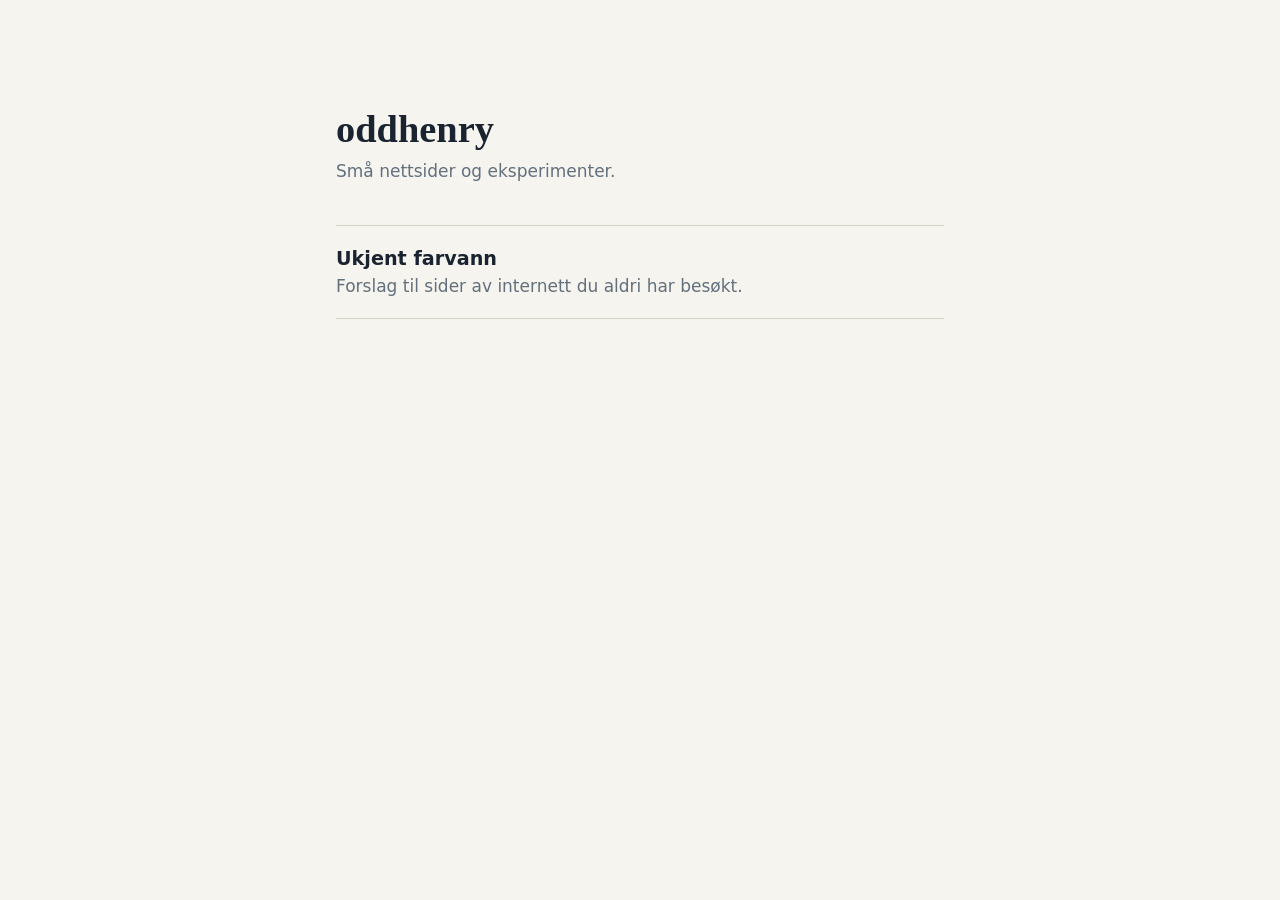
<file: index.html>
<!doctype html>
<html lang="nb">
<head>
<meta charset="utf-8">
<meta name="viewport" content="width=device-width, initial-scale=1">
<title>oddhenry</title>
<meta name="description" content="Små nettsider og eksperimenter.">
<meta name="color-scheme" content="light dark">
<style>
  :root { --bg: #f6f4ee; --ink: #1a2330; --muted: #62707d; --line: #d6d1c3; --accent: #c8452b; }
  @media (prefers-color-scheme: dark) {
    :root { --bg: #10161d; --ink: #e9e5da; --muted: #93a1ac; --line: #2b3742; --accent: #ff8062; }
  }
  * { box-sizing: border-box; }
  body {
    margin: 0; background: var(--bg); color: var(--ink);
    font: 17px/1.55 system-ui, -apple-system, "Segoe UI", Roboto, sans-serif;
  }
  main { max-width: 640px; margin: 0 auto; padding: clamp(40px, 12vh, 120px) 16px 80px; }
  h1 { font: 600 2.4rem/1.1 "Iowan Old Style", "Palatino Linotype", Palatino, Georgia, serif; margin: 0 0 8px; }
  .lede { color: var(--muted); margin: 0 0 40px; }
  ul { list-style: none; margin: 0; padding: 0; border-top: 1px solid var(--line); }
  li a {
    display: block; padding: 18px 0; border-bottom: 1px solid var(--line);
    color: inherit; text-decoration: none;
  }
  li strong { display: block; font-size: 1.2rem; }
  li span { color: var(--muted); }
  li a:hover strong, li a:focus-visible strong { color: var(--accent); }
  li a:focus-visible { outline: 2px solid var(--accent); outline-offset: 4px; }
</style>
</head>
<body>
<main>
  <h1>oddhenry</h1>
  <p class="lede">Små nettsider og eksperimenter.</p>

  <!-- Ny nettside? Legg den i en egen mappe og kopier et <li> her. Se README.md. -->
  <ul>
    <li><a href="ukjent-farvann/">
      <strong>Ukjent farvann</strong>
      <span>Forslag til sider av internett du aldri har besøkt.</span>
    </a></li>
  </ul>
</main>
</body>
</html>
</file>
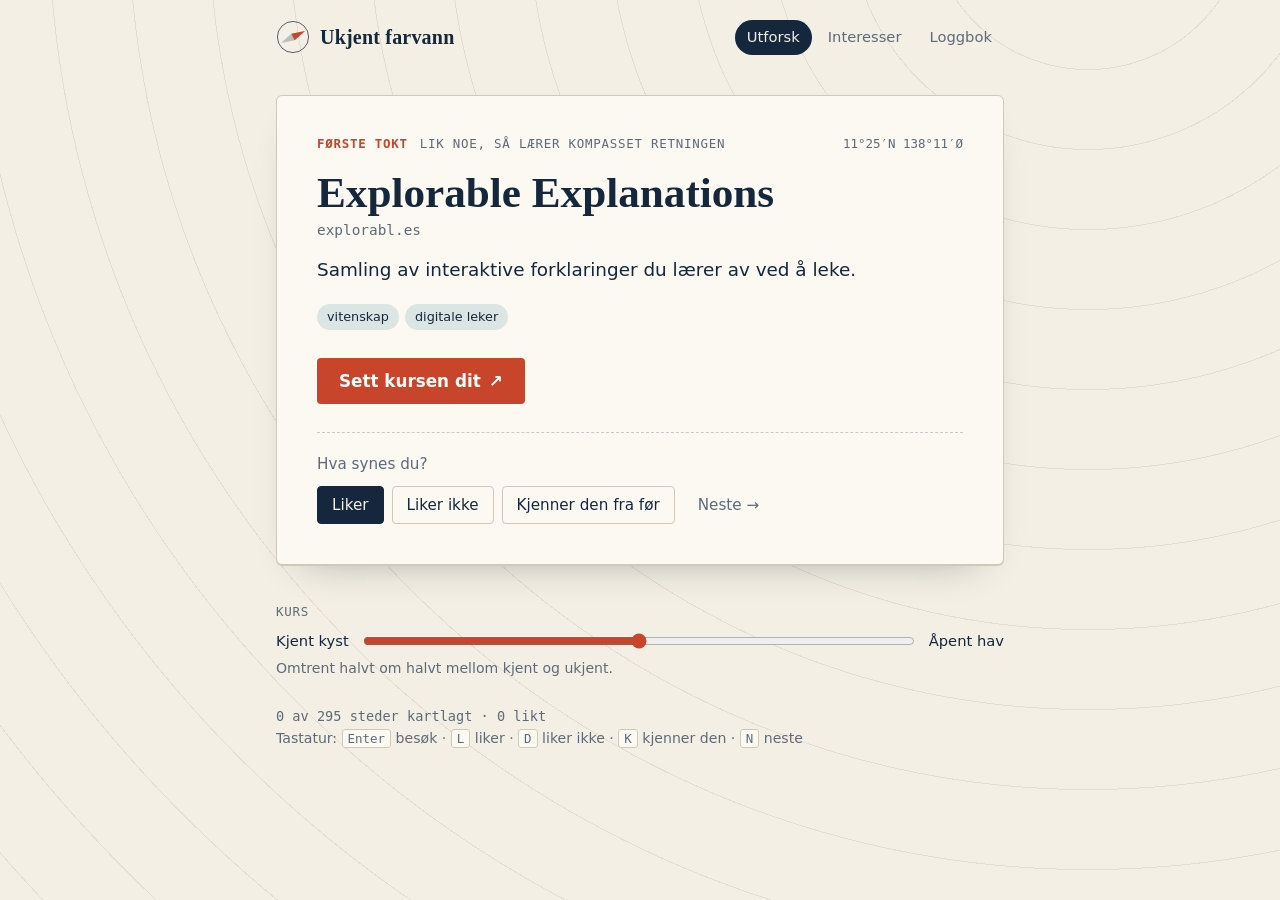
<file: ukjent-farvann/index.html>
<!doctype html>
<html lang="nb">
<head>
<meta charset="utf-8">
<meta name="viewport" content="width=device-width, initial-scale=1">
<title>Ukjent farvann</title>
<meta name="description" content="Forslag til sider av internett du aldri har besøkt.">
<meta name="color-scheme" content="light dark">
<link rel="icon" href="data:image/svg+xml,%3Csvg xmlns='http://www.w3.org/2000/svg' viewBox='0 0 32 32'%3E%3Ccircle cx='16' cy='16' r='15' fill='%2314273d'/%3E%3Cpath d='M16 4l3.5 12L16 28l-3.5-12z' fill='%23f3efe4'/%3E%3Cpath d='M16 4l3.5 12h-7z' fill='%23e2553a'/%3E%3C/svg%3E">
<link rel="stylesheet" href="style.css">
</head>
<body>
<header class="top">
  <a class="brand" href="#utforsk">
    <svg class="rose" id="rose" viewBox="0 0 48 48" aria-hidden="true">
      <circle cx="24" cy="24" r="22" fill="none" stroke="currentColor" stroke-width="1"/>
      <g id="needle">
        <path d="M24 5l5 19-5 19-5-19z" fill="currentColor" opacity=".25"/>
        <path d="M24 5l5 19H19z" class="north"/>
      </g>
    </svg>
    <span>Ukjent farvann</span>
  </a>
  <nav aria-label="Hovedmeny">
    <a href="#utforsk" data-view="utforsk">Utforsk</a>
    <a href="#interesser" data-view="interesser">Interesser</a>
    <a href="#loggbok" data-view="loggbok">Loggbok</a>
  </nav>
</header>

<main>
  <!-- UTFORSK -->
  <section id="view-utforsk" class="view">
    <article class="card" id="card" aria-live="polite"></article>

    <div class="course">
      <label for="course">Kurs</label>
      <div class="course-row">
        <span>Kjent kyst</span>
        <input type="range" id="course" min="0" max="4" step="1">
        <span>Åpent hav</span>
      </div>
      <p id="course-text" class="hint"></p>
    </div>

    <p class="progress" id="progress"></p>
    <p class="keys hint">Tastatur: <kbd>Enter</kbd> besøk · <kbd>L</kbd> liker · <kbd>D</kbd> liker ikke · <kbd>K</kbd> kjenner den · <kbd>N</kbd> neste</p>
  </section>

  <!-- INTERESSER -->
  <section id="view-interesser" class="view" hidden>
    <h1>Interesser</h1>
    <p class="lede">Dette har siden lært om deg så langt. Hver gang du liker eller misliker et sted, justeres temaene det hører til. Du kan også skru på dem selv.</p>
    <ul class="tags-list" id="tags-list"></ul>
  </section>

  <!-- LOGGBOK -->
  <section id="view-loggbok" class="view" hidden>
    <h1>Loggbok</h1>
    <p class="lede" id="log-summary"></p>

    <figure class="chart">
      <svg id="chart" viewBox="0 0 1000 640" role="img" aria-label="Sjøkart over alle nettstedene i katalogen"></svg>
      <figcaption>
        <span><i class="dot liked"></i> likt</span>
        <span><i class="dot known"></i> besøkt eller kjent</span>
        <span><i class="dot disliked"></i> mislikt</span>
        <span><i class="dot blank"></i> uutforsket</span>
      </figcaption>
    </figure>

    <div id="log-lists"></div>

    <h2>Dataene dine</h2>
    <p class="hint">Alt lagres bare i denne nettleseren. Eksporter en fil hvis du vil ta loggboken med til en annen maskin.</p>
    <div class="data-actions">
      <button type="button" id="export">Eksporter</button>
      <button type="button" id="import">Importer</button>
      <button type="button" id="reset" class="danger">Slett alt og start på nytt</button>
      <input type="file" id="import-file" accept="application/json" hidden>
    </div>
  </section>
</main>

<script src="sites.js"></script>
<script src="app.js"></script>
</body>
</html>
</file>
<file: ukjent-farvann/style.css>
:root {
  --paper: #f3efe4;
  --panel: #fbf9f2;
  --ink: #14273d;
  --muted: #5d6b78;
  --line: #cfc9b8;
  --sea: #dbe6e4;
  --accent: #c8452b;
  --accent-ink: #fff;
  --serif: "Iowan Old Style", "Palatino Linotype", Palatino, "Book Antiqua", Georgia, serif;
  --sans: system-ui, -apple-system, "Segoe UI", Roboto, sans-serif;
  --mono: ui-monospace, "SF Mono", Menlo, Consolas, monospace;
}
@media (prefers-color-scheme: dark) {
  :root {
    --paper: #0c1826;
    --panel: #12222f;
    --ink: #ebe5d5;
    --muted: #93a1ac;
    --line: #2a3d4e;
    --sea: #173040;
    --accent: #ff8062;
    --accent-ink: #1a0d08;
  }
}

* { box-sizing: border-box; }
html { -webkit-text-size-adjust: 100%; }
body {
  margin: 0;
  background: var(--paper);
  /* svake dybdekurver, som på et sjøkart */
  background-image: repeating-radial-gradient(circle at 85% -10%, transparent 0 79px, color-mix(in srgb, var(--line) 45%, transparent) 79px 80px);
  background-attachment: fixed;
  color: var(--ink);
  font: 17px/1.55 var(--sans);
  min-height: 100vh;
}
a { color: inherit; }
[hidden] { display: none !important; }

.top {
  display: flex; flex-wrap: wrap; align-items: center; justify-content: space-between;
  gap: 8px 24px;
  max-width: 760px; margin: 0 auto; padding: 20px 16px 8px;
}
.brand {
  display: flex; align-items: center; gap: 10px;
  font: 600 1.25rem var(--serif); letter-spacing: .01em; text-decoration: none;
}
.rose { width: 34px; height: 34px; }
.rose .north { fill: var(--accent); }
#needle { transform-origin: 24px 24px; transition: transform .9s cubic-bezier(.3, 1.6, .5, 1); }
nav { display: flex; gap: 4px; }
nav a {
  padding: 6px 12px; border-radius: 999px; text-decoration: none;
  font-size: .92rem; color: var(--muted);
}
nav a:hover { color: var(--ink); }
nav a[aria-current="page"] { background: var(--ink); color: var(--paper); }

main { max-width: 760px; margin: 0 auto; padding: 16px 16px 80px; }
h1 { font: 600 2rem/1.15 var(--serif); margin: 24px 0 8px; }
h2 { font: 600 1.25rem var(--serif); margin: 40px 0 8px; }
.lede { color: var(--muted); max-width: 60ch; margin: 0 0 24px; }
.hint { color: var(--muted); font-size: .88rem; }

/* ── Kortet */
.card {
  background: var(--panel);
  border: 1px solid var(--line);
  border-radius: 6px;
  padding: clamp(20px, 5vw, 40px);
  margin-top: 16px;
  position: relative;
  box-shadow: 0 1px 0 var(--line), 0 18px 40px -28px rgba(10, 25, 40, .45);
}
.card.enter { animation: enter .45s ease-out; }
@keyframes enter { from { opacity: 0; transform: translateY(10px); } }
@media (prefers-reduced-motion: reduce) {
  .card.enter { animation: none; }
  #needle { transition: none; }
}
.eyebrow {
  display: flex; flex-wrap: wrap; gap: 4px 12px; align-items: baseline;
  font: .78rem var(--mono); letter-spacing: .06em; text-transform: uppercase;
  color: var(--muted); margin: 0 0 18px;
}
.eyebrow b { color: var(--accent); font-weight: 600; }
.eyebrow .pos { margin-left: auto; text-transform: none; letter-spacing: 0; }
.card h2 {
  font: 600 clamp(1.8rem, 6vw, 2.7rem)/1.1 var(--serif);
  margin: 0 0 6px; text-wrap: balance; overflow-wrap: anywhere;
}
.domain { font: .9rem var(--mono); color: var(--muted); margin: 0 0 18px; overflow-wrap: anywhere; }
.desc { font-size: 1.15rem; line-height: 1.5; margin: 0 0 20px; max-width: 52ch; }
.chips { display: flex; flex-wrap: wrap; gap: 6px; margin: 0 0 28px; padding: 0; list-style: none; }
.chips li {
  font-size: .8rem; padding: 3px 10px; border-radius: 999px;
  background: var(--sea); color: var(--ink);
}
.go {
  display: inline-flex; align-items: center; gap: 8px;
  background: var(--accent); color: var(--accent-ink);
  font: 600 1.05rem var(--sans); text-decoration: none;
  padding: 13px 22px; border-radius: 4px; border: 0;
}
.go:hover { filter: brightness(1.08); }
.verdict { margin: 28px 0 0; padding-top: 20px; border-top: 1px dashed var(--line); }
.verdict p { margin: 0 0 10px; font-size: .95rem; color: var(--muted); }
.verdict p.back { color: var(--ink); font-weight: 600; }
.actions { display: flex; flex-wrap: wrap; gap: 8px; }

button {
  font: 500 .95rem var(--sans); color: var(--ink);
  background: transparent; border: 1px solid var(--line); border-radius: 4px;
  padding: 9px 14px; cursor: pointer;
}
button:hover { border-color: var(--ink); }
button.like { background: var(--ink); color: var(--paper); border-color: var(--ink); }
button.quiet { border-color: transparent; color: var(--muted); }
button.quiet:hover { color: var(--ink); border-color: var(--line); }
button.danger { color: var(--accent); }
:focus-visible { outline: 2px solid var(--accent); outline-offset: 2px; }

.empty h2 { font-size: 1.8rem; }

/* ── Kurs */
.course { margin: 32px 0 0; }
.course label { font: .78rem var(--mono); letter-spacing: .06em; text-transform: uppercase; color: var(--muted); }
.course-row { display: flex; align-items: center; gap: 12px; margin-top: 6px; font-size: .92rem; }
.course-row span { white-space: nowrap; }
.course-row input { flex: 1; min-width: 0; accent-color: var(--accent); }
.course .hint { margin: 6px 0 0; }
.progress { margin: 28px 0 4px; font: .85rem var(--mono); color: var(--muted); }
.keys { margin: 0; }
kbd {
  font: .78rem var(--mono); padding: 1px 5px; border: 1px solid var(--line);
  border-radius: 3px; background: var(--panel);
}
@media (hover: none) { .keys { display: none; } }

/* ── Interesser */
.tags-list { list-style: none; margin: 0; padding: 0; }
.tags-list li {
  display: grid; grid-template-columns: minmax(0, 11rem) minmax(60px, 1fr) auto;
  gap: 4px 14px; align-items: center;
  padding: 10px 0; border-bottom: 1px solid var(--line);
}
.tags-list .name { font-weight: 600; }
.tags-list .count { display: block; font-weight: 400; font-size: .8rem; color: var(--muted); }
.meter { position: relative; height: 8px; background: var(--sea); border-radius: 4px; }
.meter::after { content: ""; position: absolute; left: 50%; top: -3px; bottom: -3px; width: 1px; background: var(--muted); }
.meter i { position: absolute; top: 0; bottom: 0; border-radius: 4px; }
.meter i.pos { left: 50%; background: var(--ink); }
.meter i.neg { right: 50%; background: var(--accent); }
.adjust { display: flex; gap: 4px; }
.adjust button { padding: 4px 10px; font-size: .85rem; }
@media (max-width: 520px) {
  .tags-list li { grid-template-columns: 1fr auto; }
  .tags-list .meter { grid-column: 1 / -1; order: 3; }
}

/* ── Loggbok */
.chart { margin: 0 0 8px; }
.chart svg {
  width: 100%; height: auto; display: block;
  background: var(--sea); border: 1px solid var(--line); border-radius: 6px;
}
.chart text { font: 15px var(--serif); font-style: italic; fill: var(--muted); text-anchor: middle; }
.chart circle { stroke: var(--ink); stroke-width: 1; fill: none; opacity: .3; }
.chart circle.liked { fill: var(--accent); stroke: var(--accent); opacity: 1; }
.chart circle.known { fill: var(--ink); opacity: 1; }
.chart circle.disliked { opacity: .9; stroke-dasharray: 2 2; }
.chart figcaption, .chart + * { font-size: .85rem; }
.chart figcaption { display: flex; flex-wrap: wrap; gap: 6px 18px; color: var(--muted); margin-top: 8px; }
.dot { display: inline-block; width: 10px; height: 10px; border-radius: 50%; border: 1px solid var(--ink); vertical-align: -1px; }
.dot.liked { background: var(--accent); border-color: var(--accent); }
.dot.known { background: var(--ink); }
.dot.disliked { border-style: dashed; }
.dot.blank { opacity: .35; }

.log { list-style: none; margin: 0; padding: 0; }
.log li {
  display: flex; align-items: baseline; gap: 12px;
  padding: 8px 0; border-bottom: 1px solid var(--line);
}
.log a { font-weight: 600; text-decoration-color: var(--line); text-underline-offset: 3px; }
.log .when { font: .78rem var(--mono); color: var(--muted); margin-left: auto; white-space: nowrap; }
.log button { padding: 2px 8px; font-size: .8rem; }
.data-actions { display: flex; flex-wrap: wrap; gap: 8px; }
</file>
